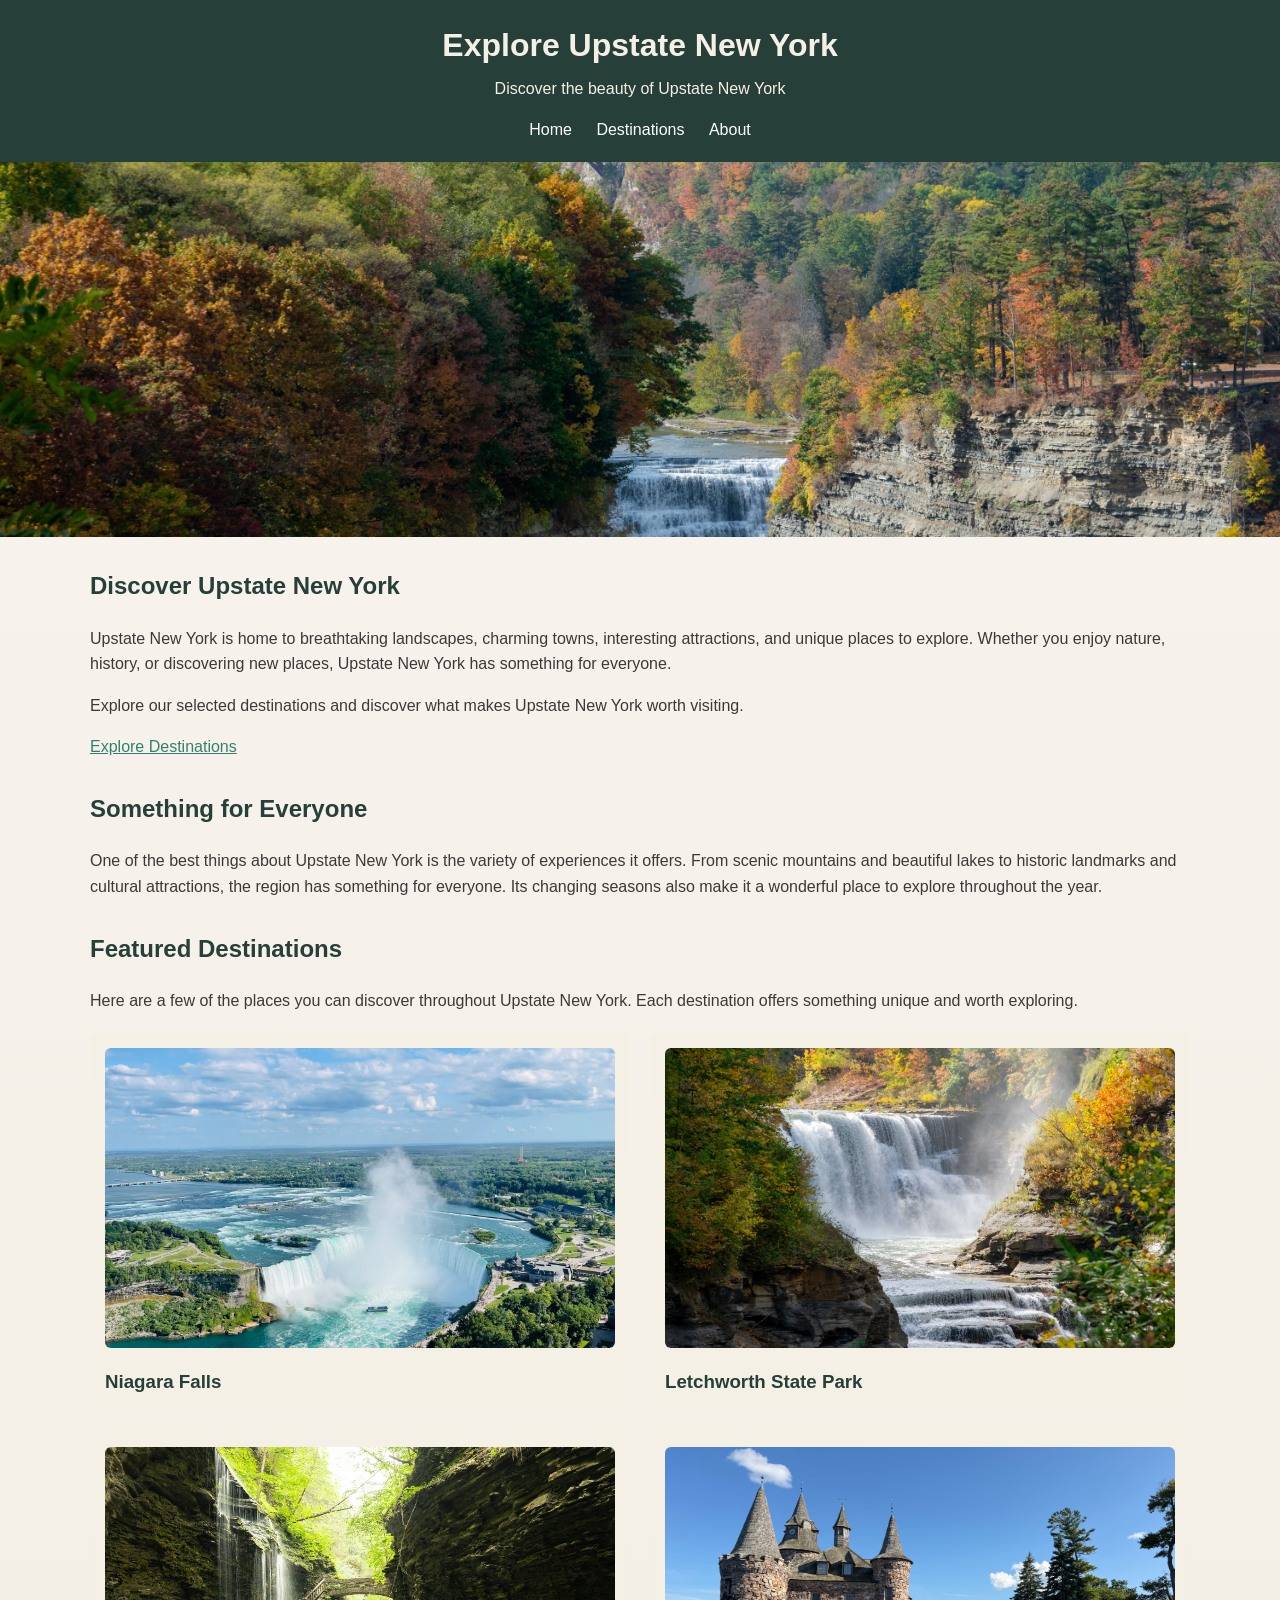
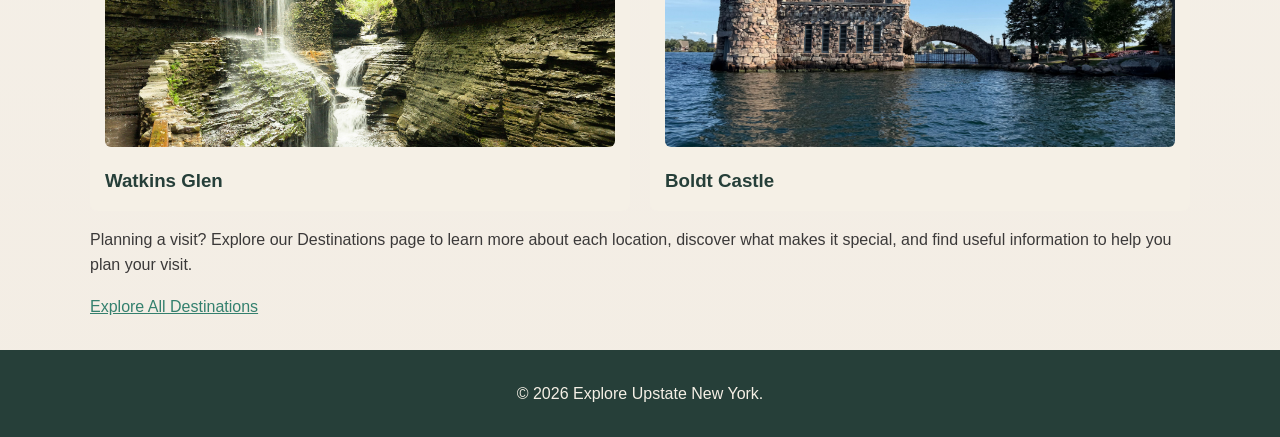
<file: index.html>
<!DOCTYPE html>
<html lang="en">

<head>
    <meta charset="UTF-8">
    <meta name="viewport" content="width=device-width, initial-scale=1.0">
    <title>Explore Upstate New York - Home Page</title>
    <link rel="stylesheet" href="styles/main.css">
</head>

<body>

    <header>
        <h1>Explore Upstate New York</h1>
        <p>Discover the beauty of Upstate New York</p>

        <nav>
            <ul>
                <li><a href="index.html">Home</a></li>
                <li><a href="destinations.html">Destinations</a></li>
                <li><a href="about.html">About</a></li>
            </ul>
        </nav>
    </header>
    
        <div class="banner-image">
            <img src="images/Letchworth01.jpg"
                alt="A beautiful autumn landscape featuring a waterfall and bridge at Letchworth State Park, New York">
        </div>

        <main>
            <section>
                <h2>Discover Upstate New York</h2>
                <p>
                    Upstate New York is home to breathtaking landscapes, charming towns, interesting attractions, and unique places to explore.
                    Whether you enjoy nature, history, or discovering new places, Upstate New York has something for everyone.
                </p>
                <p>
                    Explore our selected destinations and discover what makes Upstate New York worth visiting.
                </p>
                <a href="destinations.html">Explore Destinations</a>
            </section>
            <section>
                <h2>Something for Everyone</h2>
                <p>
                    One of the best things about Upstate New York is the variety of experiences it offers.
                    From scenic mountains and beautiful lakes to historic landmarks and cultural attractions,
                    the region has something for everyone. Its changing seasons also make it
                    a wonderful place to explore throughout the year.
                </p>
            </section>
            <section>
                <h2>Featured Destinations</h2>
                <p>
                    Here are a few of the places you can discover throughout Upstate New York.
                    Each destination offers something unique and worth exploring.
                </p>

                <div class="featured-destinations">

                    <div class="featured-card">
                        <img src="images/drone-shot-niagara-falls.jpg"
                            alt="Aerial view of Niagara Falls and the surrounding landscape.">
                        <h3>Niagara Falls</h3>
                    </div>

                    <div class="featured-card">
                        <img src="images/letchworth-park.jpg"
                            alt="Waterfall surrounded by autumn foliage at Letchworth State Park.">
                        <h3>Letchworth State Park</h3>
                    </div>

                    <div class="featured-card">
                        <img src="images/watkins-glen-river.jpg"
                            alt="Waterfalls flowing through the rocky gorge at Watkins Glen State Park.">
                        <h3>Watkins Glen</h3>
                    </div>

                    <div class="featured-card">
                        <img src="images/boldt-castle.jpg"
                            alt="Boldt Castle on Heart Island in the Thousand Islands region.">
                        <h3>Boldt Castle</h3>
                    </div>

                </div>

                <p>
                    Planning a visit? Explore our Destinations page to learn more about each location, discover what 
                    makes it special, and find useful information to help you plan your visit.
                </p>

                <a href="destinations.html">Explore All Destinations</a>
            </section>
        </main>

        <footer>
            <p>&copy; 2026 Explore Upstate New York.</p>
        </footer>
</body>

</html>
</file>
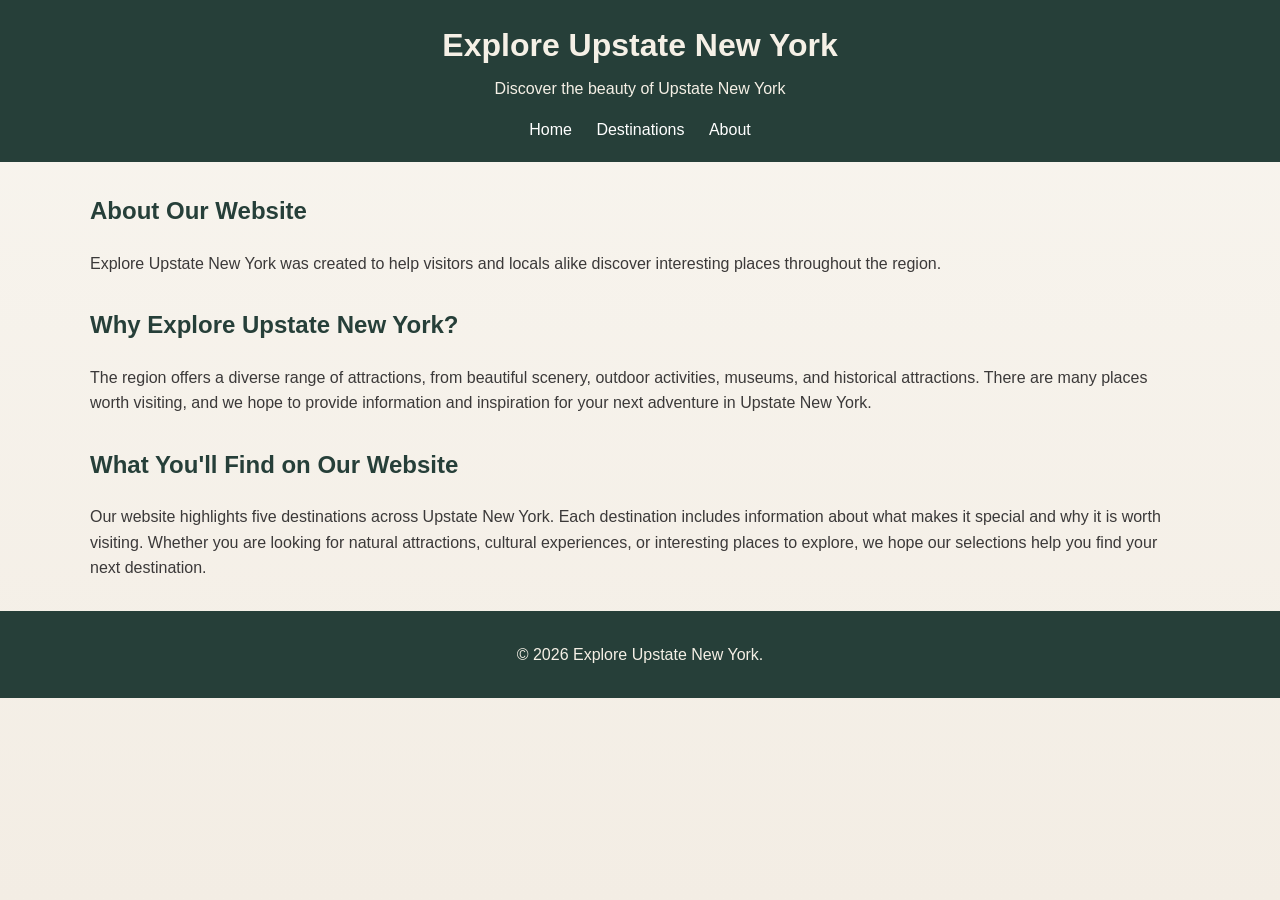
<file: about.html>
<!DOCTYPE html>
<html lang="en">
<head>
    <meta charset="UTF-8">
    <meta name="viewport" content="width=device-width, initial-scale=1.0">
    <title>Explore Upstate New York - About</title>
    <link rel="stylesheet" href="styles/main.css">
</head>
<body>

    <header>
        <h1>Explore Upstate New York</h1>
        <p>Discover the beauty of Upstate New York</p>

        <nav>
            <ul>
                <li><a href="index.html">Home</a></li>
                <li><a href="destinations.html">Destinations</a></li>
                <li><a href="about.html">About</a></li>
            </ul>
        </nav>
    </header>

    <main>
        <section>
            <h2>About Our Website</h2>
            <p>
                Explore Upstate New York was created to help visitors and locals alike discover interesting places 
                throughout the region.  
            </p>
        </section>

        <section>
            <h2>Why Explore Upstate New York?</h2>
            <p>
                The region offers a diverse range of attractions, from beautiful scenery, outdoor activities, 
                museums, and historical attractions. There are many places worth visiting, and we hope to provide 
                information and inspiration for your next adventure in Upstate New York.
            </p>
        </section>
        <section>
            <h2>What You'll Find on Our Website</h2>
            <p>
                Our website highlights five destinations across Upstate New York. Each destination includes information
                about what makes it special and why it is worth visiting. Whether you are looking for natural
                attractions, cultural experiences, or interesting places to explore, we hope our selections help you find your next
                destination.
            </p>
        </section>

    </main>

    <footer>
        <p>&copy; 2026 Explore Upstate New York.</p>
    </footer>
</body>
</html>
</file>
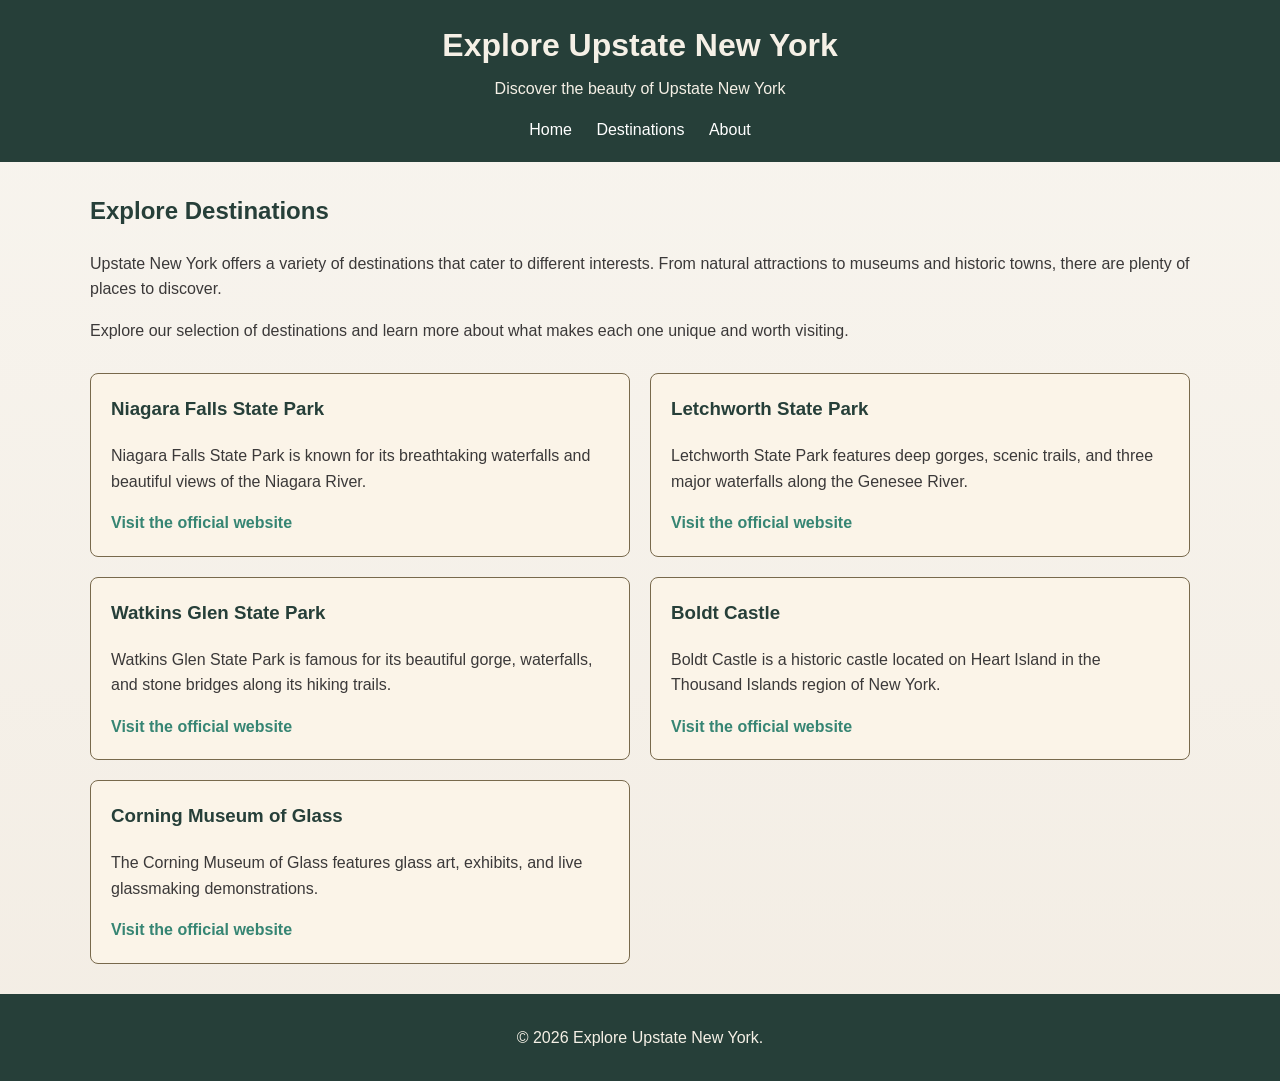
<file: destinations.html>
<!DOCTYPE html>
<html lang="en">
<head>
    <meta charset="UTF-8">
    <meta name="viewport" content="width=device-width, initial-scale=1.0">
    <title>Explore Upstate New York - Destinations</title>
    <link rel="stylesheet" href="styles/main.css">
</head>
<body>

    <header>
        <h1>Explore Upstate New York</h1>
        <p>Discover the beauty of Upstate New York</p>

        <nav>
            <ul>
                <li><a href="index.html">Home</a></li>
                <li><a href="destinations.html">Destinations</a></li>
                <li><a href="about.html">About</a></li>
            </ul>
        </nav>
    </header>

    <main>
        <section>
            <h2>Explore Destinations</h2>
            <p>
                Upstate New York offers a variety of destinations that cater to different interests.
                From natural attractions to museums and historic towns, there are plenty of places to discover.
            </p>
            <p>
                Explore our selection of destinations and learn more about what makes each one 
                unique and worth visiting.
            </p>
        </section>

        <section class="destinations">
            <section>
                <h3>Niagara Falls State Park</h3>
                <p>
                    Niagara Falls State Park is known for its breathtaking
                    waterfalls and beautiful views of the Niagara River.
                </p>
                <a href="https://parks.ny.gov/visit/state-parks/niagara-falls-state-park"
                target="_blank" rel="noopener noreferrer">
                Visit the official website
                </a>

            </section>

            <section>
                <h3>Letchworth State Park</h3>
                <p>
                    Letchworth State Park features deep gorges, scenic trails,
                    and three major waterfalls along the Genesee River.
                </p>
            
                <a href="https://parks.ny.gov/visit/state-parks/letchworth-state-park"
                target="_blank" rel="noopener noreferrer">
                Visit the official website
                </a>

            </section>

            <section>
                <h3>Watkins Glen State Park</h3>
                <p>
                    Watkins Glen State Park is famous for its beautiful gorge,
                    waterfalls, and stone bridges along its hiking trails.
                </p>
                <a href="https://parks.ny.gov/visit/state-parks/watkins-glen-state-park"
                target="_blank" rel="noopener noreferrer">
                Visit the official website
                </a>
            </section>

            <section>
                <h3>Boldt Castle</h3>
                <p>
                    Boldt Castle is a historic castle located on Heart Island
                    in the Thousand Islands region of New York.
                </p>
                <a href="https://www.boldtcastle.com/visitorinfo/"
                target="_blank" rel="noopener noreferrer">
                Visit the official website
                </a>
            </section>

            <section>
                <h3>Corning Museum of Glass</h3>
                <p>
                    The Corning Museum of Glass features glass art, exhibits,
                    and live glassmaking demonstrations.
                </p>
                <a href="https://visit.cmog.org/plan-your-visit"
                target="_blank" rel="noopener noreferrer">
                Visit the official website
                </a>
            </section>
        </section>

    </main>

    <footer>
        <p>&copy; 2026 Explore Upstate New York.</p>
    </footer>

</body>
</html>
</file>
<file: styles/main.css>
* {
    box-sizing: border-box;
}

body {
    margin: 0;
    min-height: 100vh;
    font-family: Arial, sans-serif;
    line-height: 1.6;
    background: linear-gradient(to bottom, #f8f5ef, #f3ede4);
    color: #3b3939;
}

body a {
    color: #34806e;
    text-decoration: underline;
}

body a:hover {
    color: #04af87;
}

header {
    background-color: #263F39;
    color: #f5f0e6;
    padding: 20px;
    text-align: center;
}

header h1 {
    margin: 0;
}

header p {
    margin: 5px 0 15px;
}

nav ul {
    list-style: none;
    padding: 0;
    margin: 0;
}

nav li {
    display: inline-block;
    margin: 0 10px;
}

nav a {
    color: #ffffff;
    text-decoration: none;
}

nav a:hover {
    text-decoration: underline;
}

.banner-image {
    width: 100%;
    height: 375px;
    overflow: hidden;
}

.banner-image img {
    width: 100%;
    height: 100%;
    object-fit: cover;
    display: block;
}

@media (max-width: 600px) {
    .banner-image {
        height: 250px;
    }
}

main {
    width: 90%;
    max-width: 1100px;
    margin: 30px auto;
}

section {
    margin-bottom: 30px;
}

h2 {
    color: #263F39;
}

.destinations {
    display: grid;
    grid-template-columns: repeat(2, 1fr);
    gap: 20px;
}

.destinations section {
    background-color: #fbf4e8;
    padding: 20px;
    border: 1.5px solid #78694c;
    border-radius: 8px;
    margin-bottom: 0;
}

.destinations h3 {
    color: #263F39;
    margin-top: 0;
}

@media (max-width: 600px) {
    .destinations {
        grid-template-columns: 1fr;
    }
}

.destinations a {
    color: #368573;
    font-weight: bold;
    text-decoration: none;
}

.destinations a:hover {
    text-decoration: underline;
}

.featured-destinations {
    display: grid;
    grid-template-columns: repeat(2, 1fr);
    gap: 20px;
    margin-top: 20px;
}

.featured-card {
    background-color: #F5F0E6;
    padding: 15px;
    border-radius: 8px;
}

.featured-card img {
    width: 100%;
    height: 300px;
    object-fit: cover;
    border-radius: 6px;
    display: block;
}

.featured-card h3 {
    color: #263F39;
    margin-bottom: 0;
}

@media (max-width: 600px) {
    .featured-destinations {
        grid-template-columns: 1fr;
    }
}

footer {
    background-color: #263F39;
    color: #f5f0e6;
    text-align: center;
    padding: 15px;
}
</file>
